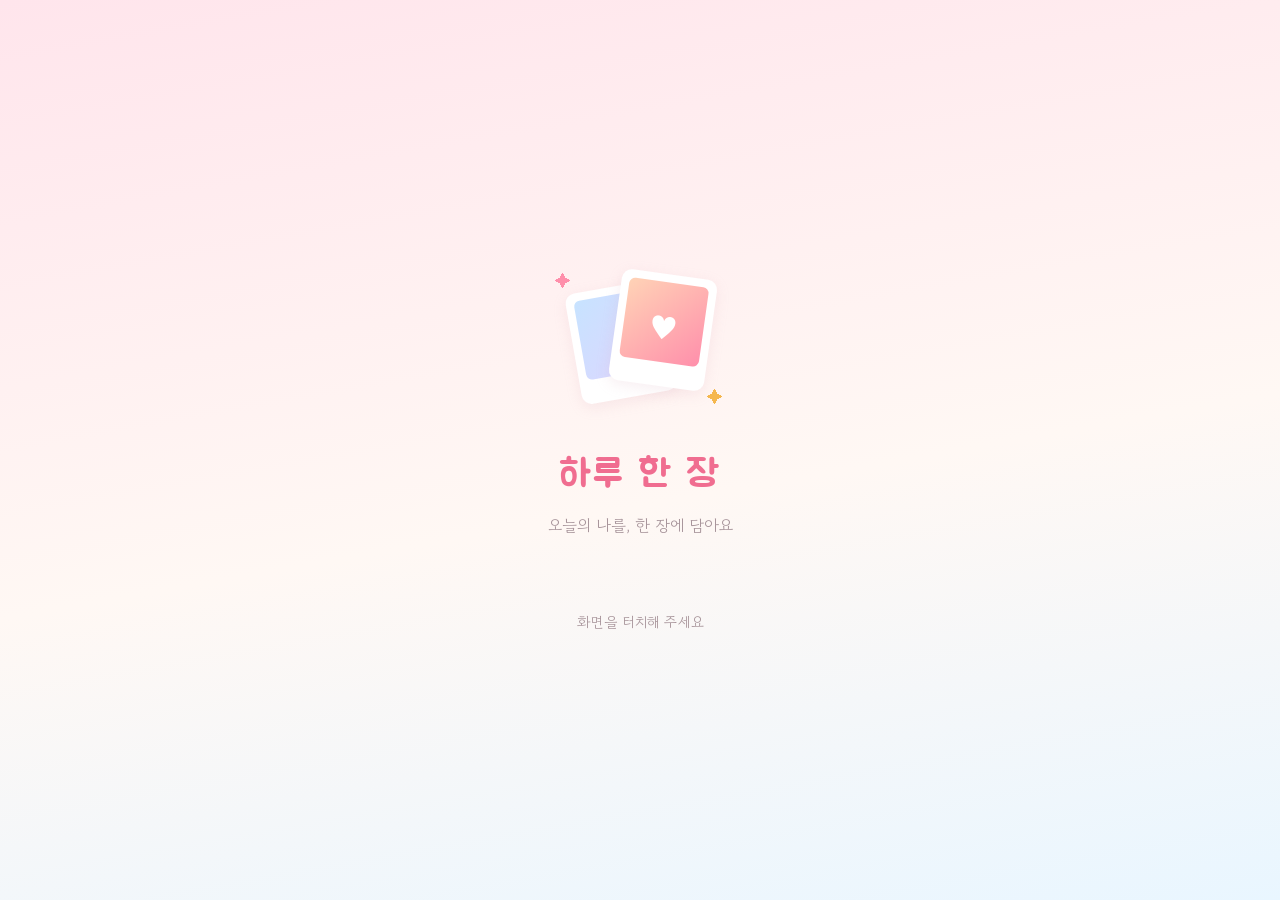
<file: index.html>
<!doctype html>
<html lang="ko">
<head>
<meta charset="utf-8">
<meta name="viewport" content="width=device-width, initial-scale=1, viewport-fit=cover">
<meta name="mobile-web-app-capable" content="yes">
<meta name="apple-mobile-web-app-capable" content="yes">
<meta name="apple-mobile-web-app-title" content="하루 한 장">
<meta name="theme-color" content="#fff8f4">
<link rel="manifest" href="manifest.json">
<link rel="apple-touch-icon" href="icon-180.png">
<link rel="preconnect" href="https://fonts.googleapis.com">
<link rel="preconnect" href="https://fonts.gstatic.com" crossorigin>
<link rel="stylesheet" href="https://fonts.googleapis.com/css2?family=Fredoka:wght@500;600;700&family=Gowun+Dodum&family=Jua&display=swap">
<link rel="stylesheet" href="style.css">
<script>
  // 저장해 둔 색 테마·다크모드를 화면이 그려지기 전에 적용 (깜빡임 방지)
  try { document.documentElement.dataset.theme = localStorage.theme || 'pink'; document.documentElement.dataset.mode = localStorage.mode || 'light'; } catch {}
</script>
<title>하루 한 장</title>
</head>
<body>

<!-- 시작 화면 -->
<section id="splash" class="screen active">
  <button id="splash-go" class="splash-btn" aria-label="시작하기">
    <span class="logo" aria-hidden="true">
      <span class="polaroid p1"></span>
      <span class="polaroid p2"><span class="heart">♥</span></span>
      <span class="spark s1">✦</span><span class="spark s2">✦</span>
    </span>
    <span class="brand">하루 한 장</span>
    <span class="tagline">오늘의 나를, 한 장에 담아요</span>
    <span class="tap-hint">화면을 터치해 주세요</span>
  </button>
</section>

<!-- 달력 -->
<section id="cal" class="screen">
  <header class="cal-head">
    <button id="ym" class="ym" aria-label="연도와 달 바꾸기">
      <span id="mon" class="mon">Nov</span><span id="yr" class="yr">2026</span><span class="caret" aria-hidden="true">▾</span>
    </button>
    <div class="head-actions">
      <button id="open-report" class="icon-btn" aria-label="월간 리포트">
        <svg viewBox="0 0 24 24" aria-hidden="true"><path d="M5 20V11M12 20V5M19 20v-6" /></svg>
      </button>
      <button id="open-menu" class="icon-btn" aria-label="메뉴">
        <svg viewBox="0 0 24 24" aria-hidden="true"><circle cx="5" cy="12" r="1.3"/><circle cx="12" cy="12" r="1.3"/><circle cx="19" cy="12" r="1.3"/></svg>
      </button>
    </div>
  </header>
  <div class="gauge-wrap">
    <div id="gauge" class="gauge" role="progressbar" aria-valuemin="0" aria-valuemax="100" aria-label="이번 달 채운 정도"><div id="gauge-fill" class="gauge-fill"></div></div>
    <div class="gauge-text"><span id="gauge-count">0 / 30</span><span id="gauge-msg" class="gauge-msg"></span><span id="gauge-pct" class="gauge-pct">0%</span></div>
  </div>
  <button id="report-banner" class="report-banner" hidden></button>
  <div class="week" aria-hidden="true"><span class="sun">Sun</span><span>Mon</span><span>Tue</span><span>Wed</span><span>Thu</span><span>Fri</span><span class="sat">Sat</span></div>
  <main id="grid" class="grid"></main>
  <section id="memory" class="memory" aria-label="기억 한 장"></section>
</section>

<!-- 하루 쓰기 -->
<section id="day" class="screen">
  <header class="topbar">
    <button id="day-back" class="icon-btn" aria-label="뒤로">
      <svg viewBox="0 0 24 24" aria-hidden="true"><path d="M15 5l-7 7 7 7"/></svg>
    </button>
    <h2 id="day-title" class="title"></h2>
    <button id="day-save" class="icon-btn check" aria-label="저장">
      <svg viewBox="0 0 24 24" aria-hidden="true"><path d="M4.5 12.5l5 5L19.5 7"/></svg>
    </button>
  </header>
  <div class="scroll">
    <section class="card media-card">
      <div class="media-wrap">
        <div id="media-track" class="media-track"></div>
        <button id="media-prev" class="media-arrow prev" aria-label="이전 사진" hidden><svg viewBox="0 0 24 24" aria-hidden="true"><path d="M15 4l-8 8 8 8"/></svg></button>
        <button id="media-next" class="media-arrow next" aria-label="다음 사진" hidden><svg viewBox="0 0 24 24" aria-hidden="true"><path d="M9 4l8 8-8 8"/></svg></button>
      </div>
      <div id="media-dots" class="dots" aria-hidden="true"></div>
      <div class="media-actions">
        <label class="pill acc">＋ 사진 · 영상<input id="media-input" type="file" accept="image/*,video/*" multiple hidden></label>
        <span id="media-count" class="muted small"></span>
      </div>
    </section>

    <section class="card">
      <h3 class="card-title">♪ 오늘의 노래</h3>
      <div id="song-view"></div>
    </section>

    <section class="card letter">
      <div class="letter-head">
        <h3 class="card-title en">Dear me,</h3>
        <button id="open-rec" class="icon-btn mic" aria-label="음성으로 남기기">
          <svg viewBox="0 0 24 24" aria-hidden="true"><rect x="9" y="3" width="6" height="11" rx="3"/><path d="M5.5 11a6.5 6.5 0 0 0 13 0M12 17.5V21"/></svg>
        </button>
      </div>
      <textarea id="diary" maxlength="5000" aria-label="일기" placeholder="오늘 하루는 어땠나요?&#10;하고 싶었던 말, 하지 못했던 말도 여기에 적어 봐요."></textarea>
      <ul id="voice-list" class="voice-list"></ul>
    </section>

    <section class="card">
      <h3 class="card-title">✓ 오늘의 일정</h3>
      <ul id="plan-list" class="plan-list"></ul>
      <form id="plan-form" class="plan-form">
        <input id="plan-time" type="time" aria-label="시간">
        <input id="plan-text" maxlength="60" placeholder="일정 적기" aria-label="일정 내용" required>
        <button class="pill acc" aria-label="일정 추가">＋</button>
      </form>
    </section>

    <section class="card quote-card">
      <h3 class="card-title">❀ 오늘 나에게 주는 한 마디</h3>
      <div id="quote-view"></div>
      <div class="row">
        <button id="quote-random" class="pill">🎲 랜덤으로</button>
        <button id="quote-pick" class="pill">💌 골라서</button>
      </div>
    </section>

    <button id="day-delete" class="danger-link">이 날의 기록 지우기</button>
  </div>
</section>

<!-- 사진 편집 -->
<section id="imgedit" class="screen dark">
  <header class="topbar">
    <button id="ie-cancel" class="icon-btn" aria-label="취소"><svg viewBox="0 0 24 24" aria-hidden="true"><path d="M6 6l12 12M18 6L6 18"/></svg></button>
    <h2 id="ie-title" class="title">사진 편집</h2>
    <button id="ie-done" class="icon-btn check" aria-label="모두 등록"><svg viewBox="0 0 24 24" aria-hidden="true"><path d="M4.5 12.5l5 5L19.5 7"/></svg></button>
  </header>
  <div id="ie-stage" class="ie-stage">
    <canvas id="ie-canvas" aria-label="사진 미리보기. 끌어서 위치, 두 손가락으로 확대, 옆으로 밀어 다음 사진"></canvas>
    <button id="ie-prev" class="media-arrow prev" aria-label="이전 사진" hidden><svg viewBox="0 0 24 24" aria-hidden="true"><path d="M15 4l-8 8 8 8"/></svg></button>
    <button id="ie-next" class="media-arrow next" aria-label="다음 사진" hidden><svg viewBox="0 0 24 24" aria-hidden="true"><path d="M9 4l8 8-8 8"/></svg></button>
  </div>
  <div id="ie-thumbs" class="ie-thumbs scroll-x"></div>
  <div class="tabs" role="tablist">
    <button data-tab="crop" class="on" role="tab">자르기</button>
    <button data-tab="adjust" role="tab">보정</button>
    <button data-tab="filter" role="tab">필터</button>
  </div>
  <div class="ie-panel" data-panel="crop">
    <div class="chips" id="ie-ratios">
      <button data-ratio="orig" class="on">원본</button><button data-ratio="free">자유</button><button data-ratio="1:1">1:1</button><button data-ratio="4:5">4:5</button><button data-ratio="3:4">3:4</button><button data-ratio="16:9">16:9</button>
    </div>
    <label class="slider">확대 <input id="ie-zoom" type="range" min="1" max="5" step="0.01" value="1"></label>
    <div class="chips">
      <button id="ie-rotate">⟲ 회전</button><button id="ie-flip">⇋ 뒤집기</button><button id="ie-reset">처음으로</button>
    </div>
  </div>
  <div class="ie-panel" data-panel="adjust" hidden>
    <label class="slider">밝기 <input data-k="b" type="range" min="-100" max="100" value="0"><output data-o="b">0%</output></label>
    <label class="slider">대비 <input data-k="c" type="range" min="-100" max="100" value="0"><output data-o="c">0%</output></label>
    <label class="slider">채도 <input data-k="s" type="range" min="-100" max="100" value="0"><output data-o="s">0%</output></label>
    <label class="slider">따뜻함 <input data-k="w" type="range" min="-100" max="100" value="0"><output data-o="w">0%</output></label>
    <div class="chips"><button id="ie-adj-reset">↺ 보정 초기화</button></div>
  </div>
  <div class="ie-panel" data-panel="filter" hidden>
    <div class="chips" id="ie-filters"></div>
  </div>
  <div class="ie-vpanel"><button id="ie-vtrim" class="pill">✂ 영상 자르기 · 소리</button><p class="small">아래 줄에서 꾹 눌러 끌면 순서를 바꿀 수 있어요</p></div>
</section>

<!-- 영상 편집 -->
<section id="videdit" class="screen dark">
  <header class="topbar">
    <button id="ve-cancel" class="icon-btn" aria-label="취소"><svg viewBox="0 0 24 24" aria-hidden="true"><path d="M6 6l12 12M18 6L6 18"/></svg></button>
    <h2 class="title">영상 편집</h2>
    <button id="ve-done" class="icon-btn check" aria-label="적용"><svg viewBox="0 0 24 24" aria-hidden="true"><path d="M4.5 12.5l5 5L19.5 7"/></svg></button>
  </header>
  <div class="ve-stage">
    <video id="ve-video" playsinline preload="auto"></video>
    <button id="ve-play" class="play-big" aria-label="미리보기 재생">▶</button>
  </div>
  <div class="ve-tools">
    <div id="ve-strip" class="ve-strip" aria-label="영상 구간. 양쪽 손잡이를 끌어 길이를 정해요">
      <div id="ve-thumbs" class="ve-thumbs"></div>
      <div id="ve-sel" class="ve-sel"><span class="h left"></span><span class="h right"></span></div>
      <div id="ve-head" class="ve-head"></div>
    </div>
    <p id="ve-info" class="ve-info"></p>
    <p class="ve-hint">양쪽 손잡이를 끌어 구간을 정하고, 막대를 꾹 누르면 그 장면을 볼 수 있어요</p>
    <div class="ve-sound">
      <button id="ve-mute" class="pill">🔊 소리 켜짐</button>
      <label class="slider">볼륨 <input id="ve-vol" type="range" min="0" max="200" value="100"></label>
    </div>
    <div id="ve-progress" class="ve-progress" hidden role="status" aria-live="polite">
      <p class="ve-p-title">영상을 저장하는 중이에요</p>
      <p id="ve-pct" class="ve-pct">0%</p>
      <progress max="1" value="0"></progress>
      <p id="ve-left" class="ve-left"></p>
      <p class="ve-left">끝나면 자동으로 다음으로 넘어가요 · 화면을 끄지 말아 주세요</p>
    </div>
  </div>
</section>

<!-- 음성 녹음 -->
<section id="rec" class="screen">
  <header class="topbar">
    <button id="rec-cancel" class="icon-btn" aria-label="취소"><svg viewBox="0 0 24 24" aria-hidden="true"><path d="M6 6l12 12M18 6L6 18"/></svg></button>
    <h2 class="title">음성으로 남기기</h2>
    <button id="rec-done" class="icon-btn check" aria-label="등록" disabled><svg viewBox="0 0 24 24" aria-hidden="true"><path d="M4.5 12.5l5 5L19.5 7"/></svg></button>
  </header>
  <div class="rec-body">
    <p id="rec-time" class="rec-time">00:00</p>
    <canvas id="rec-wave" class="rec-wave" aria-hidden="true"></canvas>
    <p id="rec-status" class="muted">가운데 버튼을 누르면 녹음이 시작돼요</p>
    <div id="rec-peek" class="rec-review" hidden>
      <p class="small muted" style="margin:0;text-align:center">지금까지 녹음한 부분</p>
      <audio id="rec-peek-audio" controls></audio>
    </div>
    <div id="rec-review" class="rec-review" hidden>
      <audio id="rec-audio" controls></audio>
      <div class="row">
        <button id="rec-retake" class="pill">↺ 다시 녹음</button>
        <button id="rec-use" class="pill acc">이걸로 등록</button>
      </div>
    </div>
  </div>
  <div id="rec-controls" class="rec-controls">
    <button id="rec-redo" class="round small" aria-label="처음부터 다시 녹음" disabled>↺</button>
    <button id="rec-main" class="round big" aria-label="녹음 시작"><span class="dot"></span></button>
    <button id="rec-stop" class="round small" aria-label="녹음 끝내기" disabled>■</button>
  </div>
</section>

<!-- 월간 리포트 -->
<section id="report" class="screen">
  <header class="topbar">
    <button id="report-back" class="icon-btn" aria-label="뒤로"><svg viewBox="0 0 24 24" aria-hidden="true"><path d="M15 5l-7 7 7 7"/></svg></button>
    <h2 class="title">월간 리포트</h2>
    <span class="icon-btn" aria-hidden="true"></span>
  </header>
  <div id="report-body" class="scroll"></div>
</section>

<!-- 연·월 고르기 -->
<dialog id="picker" class="sheet">
  <div class="picker-head">
    <button id="pk-year" class="pk-year"></button>
    <button id="pk-today" class="pill">Today</button>
  </div>
  <div id="pk-grid" class="pk-grid"></div>
</dialog>

<!-- 노래 고르기 -->
<dialog id="songs" class="sheet tall">
  <div class="sheet-head"><h3>노래 고르기</h3><button class="icon-btn" data-close aria-label="닫기">×</button></div>
  <label class="slider">🔈 미리듣기 소리 <input id="song-vol" type="range" min="0" max="100" aria-label="미리듣기 소리 크기"></label>
  <form id="song-form" class="search">
    <input id="song-q" type="search" placeholder="노래 제목이나 가수 이름" enterkeyhint="search" aria-label="노래 검색">
    <button class="pill acc">검색</button>
  </form>
  <ul id="song-results" class="song-results"></ul>
  <div class="yt-quick">
    <a id="yt-search" class="pill" href="https://www.youtube.com/" target="_blank" rel="noopener">▶ 유튜브에서 찾기</a>
    <button id="yt-paste" type="button" class="pill">📋 복사한 링크 넣기</button>
  </div>
  <p class="muted small" style="margin:0">유튜브에서 노래를 찾고 <b>공유 → 링크 복사</b>를 한 뒤, 돌아와서 <b>복사한 링크 넣기</b>를 눌러요.</p>
  <details class="yt">
    <summary>링크 직접 붙여넣기</summary>
    <form id="yt-form" class="yt-form">
      <input id="yt-url" inputmode="url" placeholder="https://youtu.be/..." aria-label="유튜브 링크" required>
      <button class="pill acc">넣기</button>
    </form>
  </details>
  <p class="muted small">검색은 Apple Music 정보로 하고, 30초 미리듣기를 들을 수 있어요.</p>
</dialog>

<!-- 한 마디 고르기 -->
<dialog id="quotes" class="sheet tall">
  <div class="sheet-head"><h3>오늘의 한 마디</h3><button class="icon-btn" data-close aria-label="닫기">×</button></div>
  <div id="mood-chips" class="chips scroll-x"></div>
  <form id="myquote-form" class="search" hidden>
    <input id="myquote" maxlength="120" placeholder="나에게 해 주고 싶은 말 추가" aria-label="내 문구">
    <button class="pill acc">추가</button>
  </form>
  <ul id="quote-list" class="quote-list"></ul>
</dialog>

<!-- 메뉴 -->
<dialog id="menu" class="sheet">
  <div class="sheet-head"><h3>설정</h3><button class="icon-btn" data-close aria-label="닫기">×</button></div>
  <h4 class="set-title">색 테마</h4>
  <div id="themes" class="swatches">
    <button data-theme-pick="pink" aria-label="핑크"></button><button data-theme-pick="sky" aria-label="스카이"></button>
    <button data-theme-pick="mint" aria-label="민트"></button><button data-theme-pick="lav" aria-label="라벤더"></button>
    <button data-theme-pick="peach" aria-label="피치"></button><button data-theme-pick="lemon" aria-label="레몬"></button>
  </div>
  <h4 class="set-title">화면 모드</h4>
  <div id="modes" class="seg">
    <button data-mode-pick="light">☀️ 라이트</button><button data-mode-pick="dark">🌙 다크</button><button data-mode-pick="system">📱 기기 설정</button>
  </div>
  <label class="switch-row">일기를 열면 노래 자동 재생 <input id="autoplay" type="checkbox"></label>
  <h4 class="set-title">백업</h4>
  <p class="muted small">기록은 이 기기 안에만 저장돼요. 가끔 백업 파일을 만들어 두세요.</p>
  <div class="menu-list">
    <button id="export" class="pill">📦 백업 파일 만들기</button>
    <label class="pill">📂 백업 불러오기<input id="import" type="file" accept="application/json,.json" hidden></label>
  </div>
</dialog>

<!-- 앱 자체 확인창 (아이폰 기본 확인창은 노래를 끊고 소리 설정을 바꿔서 쓰지 않음) -->
<dialog id="ask" class="ask" aria-labelledby="ask-msg">
  <p id="ask-msg"></p>
  <div class="row"><button id="ask-no" class="pill">취소</button><button id="ask-yes" class="pill acc">확인</button></div>
</dialog>

<div id="toast" class="toast" role="status" aria-live="polite"></div>
<script>
  // 아이폰에서 화면이 비거나 멈출 때 원인을 보이게 (캡처해서 알려 주세요)
  addEventListener('error', e => { if (!(e instanceof ErrorEvent) && e.target?.tagName !== 'SCRIPT') return; if (e.message === 'Script error.') return; /* 내용 없는 바깥(유튜브 등) 오류는 무시 */ const t = document.getElementById('toast'); t.textContent = '오류: ' + (e.message || e.target?.src || '알 수 없음'); t.classList.add('show'); }, true);
  addEventListener('unhandledrejection', e => { if (['AbortError', 'NotAllowedError'].includes(e.reason?.name)) return; const t = document.getElementById('toast'); t.textContent = '오류: ' + (e.reason?.message || e.reason); t.classList.add('show'); });
</script>
<script type="module" src="js/main.js"></script>
</body>
</html>
</file>
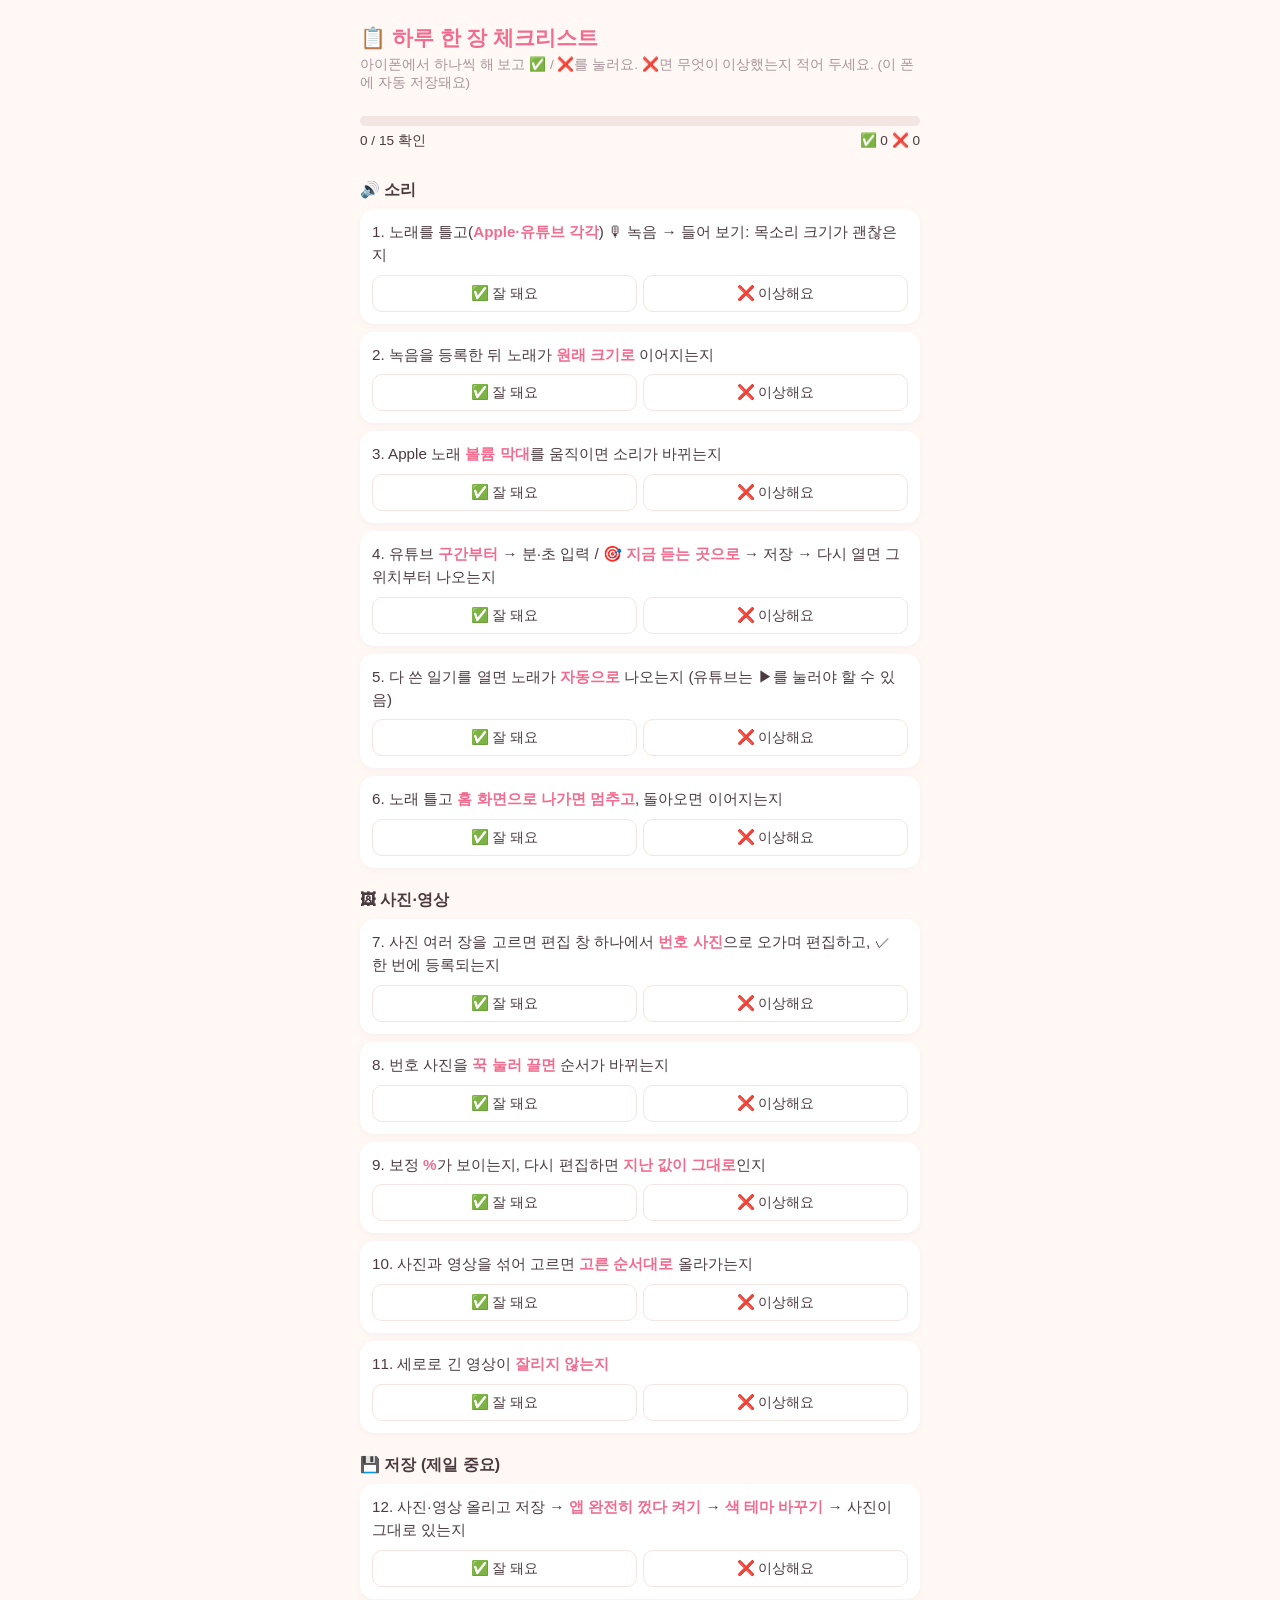
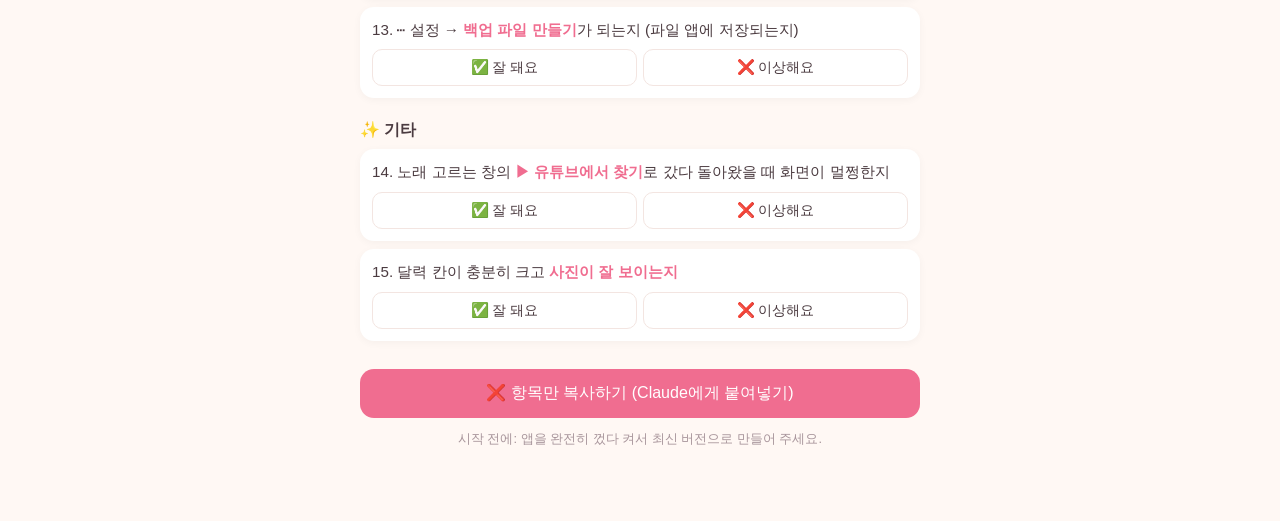
<file: checklist.html>
<!doctype html>
<html lang="ko">
<head>
<meta charset="utf-8">
<meta name="viewport" content="width=device-width, initial-scale=1">
<title>하루 한 장 체크리스트</title>
<style>
  :root { --bg: #fff8f4; --card: #fff; --ink: #4b3b40; --soft: #a8959b; --line: #f3e5e1; --acc: #f06d90; --ok: #3fae8a; --ng: #e05a6f; }
  @media (prefers-color-scheme: dark) { :root { --bg: #1d1b20; --card: #2a2730; --ink: #ece6ea; --soft: #9b929a; --line: #3b3640; } }
  * { box-sizing: border-box; }
  body { margin: 0; background: var(--bg); color: var(--ink); font-family: -apple-system, "Apple SD Gothic Neo", "Malgun Gothic", sans-serif; padding: 16px 16px 60px; }
  main { max-width: 560px; margin: 0 auto; }
  h1 { font-size: 1.3rem; color: var(--acc); margin: 8px 0 4px; }
  .sub { color: var(--soft); font-size: .85rem; margin: 0 0 16px; }
  .bar { position: sticky; top: 0; background: var(--bg); padding: 8px 0; z-index: 1; }
  .gauge { height: 10px; border-radius: 99px; background: var(--line); overflow: hidden; }
  .gauge i { display: block; height: 100%; width: 0; background: var(--acc); transition: width .3s; }
  .count { font-size: .85rem; margin-top: 6px; display: flex; justify-content: space-between; }
  h2 { font-size: 1rem; margin: 22px 0 8px; }
  .item { background: var(--card); border-radius: 14px; padding: 12px; margin-bottom: 8px; box-shadow: 0 2px 8px #0000000a; }
  .item p { margin: 0 0 8px; line-height: 1.5; font-size: .95rem; }
  .item b { color: var(--acc); }
  .btns { display: flex; gap: 6px; }
  .btns button { flex: 1; padding: 8px 0; border-radius: 10px; border: 1.5px solid var(--line); background: var(--card); color: var(--ink); font-size: .9rem; }
  .item[data-v="ok"] .ok { background: var(--ok); border-color: var(--ok); color: #fff; }
  .item[data-v="ng"] .ng { background: var(--ng); border-color: var(--ng); color: #fff; }
  .item[data-v="ok"] p { color: var(--soft); }
  textarea { display: none; width: 100%; margin-top: 8px; border: 1.5px solid var(--line); border-radius: 10px; padding: 8px; font: inherit; font-size: 16px; background: var(--card); color: var(--ink); }
  .item[data-v="ng"] textarea { display: block; }
  .copy { width: 100%; margin-top: 20px; padding: 14px; border-radius: 14px; border: 0; background: var(--acc); color: #fff; font-size: 1rem; }
  .hint { color: var(--soft); font-size: .8rem; text-align: center; }
</style>
</head>
<body>
<main>
  <h1>📋 하루 한 장 체크리스트</h1>
  <p class="sub">아이폰에서 하나씩 해 보고 ✅ / ❌를 눌러요. ❌면 무엇이 이상했는지 적어 두세요. (이 폰에 자동 저장돼요)</p>
  <div class="bar"><div class="gauge"><i id="g"></i></div><div class="count"><span id="c"></span><span id="n"></span></div></div>
  <div id="list"></div>
  <button class="copy" id="copy">❌ 항목만 복사하기 (Claude에게 붙여넣기)</button>
  <p class="hint">시작 전에: 앱을 완전히 껐다 켜서 최신 버전으로 만들어 주세요.</p>
</main>
<script>
const GROUPS = [
  ['🔊 소리', [
    '노래를 틀고(<b>Apple·유튜브 각각</b>) 🎙 녹음 → 들어 보기: 목소리 크기가 괜찮은지',
    '녹음을 등록한 뒤 노래가 <b>원래 크기로</b> 이어지는지',
    'Apple 노래 <b>볼륨 막대</b>를 움직이면 소리가 바뀌는지',
    '유튜브 <b>구간부터</b> → 분·초 입력 / <b>🎯 지금 듣는 곳으로</b> → 저장 → 다시 열면 그 위치부터 나오는지',
    '다 쓴 일기를 열면 노래가 <b>자동으로</b> 나오는지 (유튜브는 ▶를 눌러야 할 수 있음)',
    '노래 틀고 <b>홈 화면으로 나가면 멈추고</b>, 돌아오면 이어지는지',
  ]],
  ['🖼 사진·영상', [
    '사진 여러 장을 고르면 편집 창 하나에서 <b>번호 사진</b>으로 오가며 편집하고, ✓ 한 번에 등록되는지',
    '번호 사진을 <b>꾹 눌러 끌면</b> 순서가 바뀌는지',
    '보정 <b>%</b>가 보이는지, 다시 편집하면 <b>지난 값이 그대로</b>인지',
    '사진과 영상을 섞어 고르면 <b>고른 순서대로</b> 올라가는지',
    '세로로 긴 영상이 <b>잘리지 않는지</b>',
  ]],
  ['💾 저장 (제일 중요)', [
    '사진·영상 올리고 저장 → <b>앱 완전히 껐다 켜기</b> → <b>색 테마 바꾸기</b> → 사진이 그대로 있는지',
    '⋯ 설정 → <b>백업 파일 만들기</b>가 되는지 (파일 앱에 저장되는지)',
  ]],
  ['✨ 기타', [
    '노래 고르는 창의 <b>▶ 유튜브에서 찾기</b>로 갔다 돌아왔을 때 화면이 멀쩡한지',
    '달력 칸이 충분히 크고 <b>사진이 잘 보이는지</b>',
  ]],
];
const KEY = 'pd-checklist-v1';
let state = {};
try { state = JSON.parse(localStorage.getItem(KEY)) || {}; } catch {}
const save = () => { try { localStorage.setItem(KEY, JSON.stringify(state)); } catch {} draw(); };
const plain = h => h.replace(/<[^>]+>/g, '');
let n = 0;
const list = document.getElementById('list');
for (const [title, items] of GROUPS) {
  const h = document.createElement('h2'); h.textContent = title; list.append(h);
  for (const text of items) {
    const id = ++n, s = state[id] || {};
    const box = document.createElement('div');
    box.className = 'item'; box.dataset.v = s.v || '';
    box.innerHTML = `<p>${id}. ${text}</p><div class="btns"><button class="ok">✅ 잘 돼요</button><button class="ng">❌ 이상해요</button></div><textarea rows="2" placeholder="어떻게 이상했는지 적어 주세요"></textarea>`;
    const ta = box.querySelector('textarea'); ta.value = s.note || '';
    const set = v => { state[id] = { ...state[id], v: state[id]?.v === v ? '' : v }; box.dataset.v = state[id].v; save(); };
    box.querySelector('.ok').onclick = () => set('ok');
    box.querySelector('.ng').onclick = () => set('ng');
    ta.oninput = () => { state[id] = { ...state[id], note: ta.value }; save(); };
    box.dataset.text = plain(text);
    list.append(box);
  }
}
function draw() {
  const vals = Object.values(state).map(s => s.v).filter(Boolean);
  const okN = vals.filter(v => v === 'ok').length, ngN = vals.filter(v => v === 'ng').length;
  document.getElementById('g').style.width = (vals.length / n * 100) + '%';
  document.getElementById('c').textContent = `${vals.length} / ${n} 확인`;
  document.getElementById('n').textContent = `✅ ${okN}  ❌ ${ngN}`;
}
document.getElementById('copy').onclick = async () => {
  const bad = [...document.querySelectorAll('.item[data-v="ng"]')].map(b => `- ${b.querySelector('p').textContent}${b.querySelector('textarea').value ? `\n  → ${b.querySelector('textarea').value}` : ''}`);
  const text = bad.length ? '체크리스트에서 안 된 것:\n' + bad.join('\n') : '체크리스트 전부 잘 돼요!';
  try { await navigator.clipboard.writeText(text); alert('복사했어요. Claude에게 붙여넣어 주세요.'); } catch { prompt('아래 내용을 복사해 주세요', text); }
};
draw();
</script>
</body>
</html>
</file>
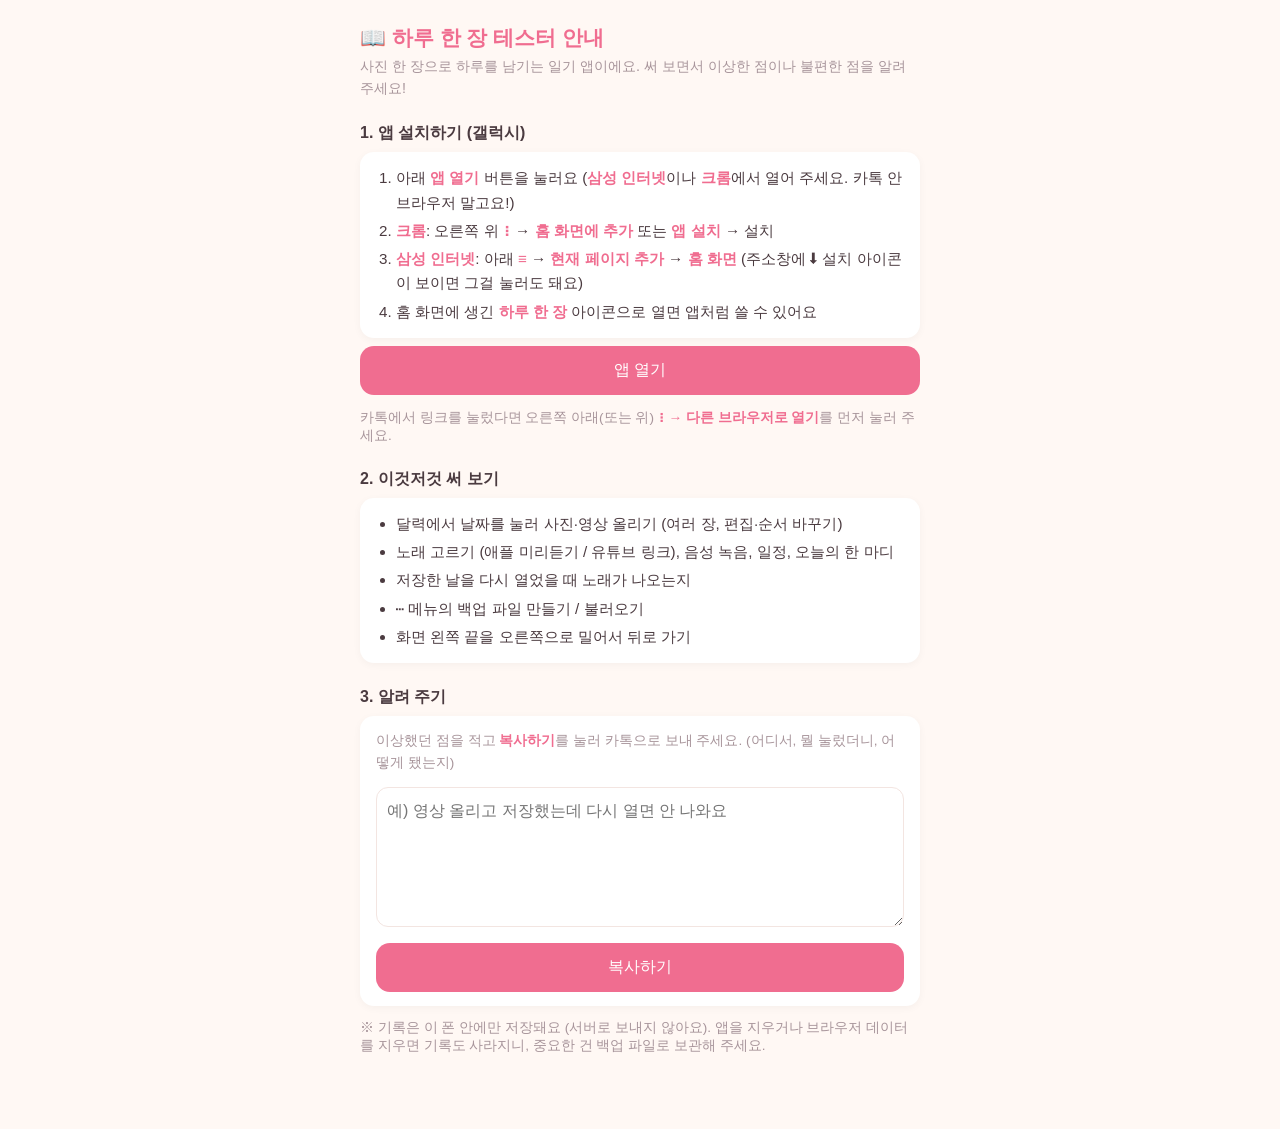
<file: tester.html>
<!doctype html>
<html lang="ko">
<head>
<meta charset="utf-8">
<meta name="viewport" content="width=device-width, initial-scale=1">
<title>하루 한 장 테스터 안내</title>
<style>
  :root { --bg: #fff8f4; --card: #fff; --ink: #4b3b40; --soft: #a8959b; --line: #f3e5e1; --acc: #f06d90; }
  @media (prefers-color-scheme: dark) { :root { --bg: #1d1b20; --card: #2a2730; --ink: #ece6ea; --soft: #9b929a; --line: #3b3640; } }
  * { box-sizing: border-box; }
  body { margin: 0; background: var(--bg); color: var(--ink); font-family: -apple-system, "Apple SD Gothic Neo", "Malgun Gothic", sans-serif; padding: 16px 16px 60px; }
  main { max-width: 560px; margin: 0 auto; }
  h1 { font-size: 1.3rem; color: var(--acc); margin: 8px 0 4px; }
  .sub { color: var(--soft); font-size: .9rem; margin: 0 0 16px; line-height: 1.5; }
  h2 { font-size: 1rem; margin: 24px 0 8px; }
  .card { background: var(--card); border-radius: 14px; padding: 14px 16px; margin-bottom: 8px; box-shadow: 0 2px 8px #0000000a; line-height: 1.6; font-size: .95rem; }
  .card ol, .card ul { margin: 0; padding-left: 20px; }
  .card li + li { margin-top: 4px; }
  b { color: var(--acc); }
  .go { display: block; text-align: center; padding: 14px; border-radius: 14px; background: var(--acc); color: #fff; text-decoration: none; font-size: 1rem; }
  textarea { width: 100%; min-height: 140px; border: 1.5px solid var(--line); border-radius: 12px; padding: 10px; font: inherit; font-size: 16px; background: var(--card); color: var(--ink); }
  button { width: 100%; margin-top: 8px; padding: 14px; border-radius: 14px; border: 0; background: var(--acc); color: #fff; font-size: 1rem; }
  .note { color: var(--soft); font-size: .85rem; }
</style>
</head>
<body>
<main>
  <h1>📖 하루 한 장 테스터 안내</h1>
  <p class="sub">사진 한 장으로 하루를 남기는 일기 앱이에요. 써 보면서 이상한 점이나 불편한 점을 알려 주세요!</p>

  <h2>1. 앱 설치하기 (갤럭시)</h2>
  <div class="card">
    <ol>
      <li>아래 <b>앱 열기</b> 버튼을 눌러요 (<b>삼성 인터넷</b>이나 <b>크롬</b>에서 열어 주세요. 카톡 안 브라우저 말고요!)</li>
      <li><b>크롬</b>: 오른쪽 위 <b>⋮</b> → <b>홈 화면에 추가</b> 또는 <b>앱 설치</b> → 설치</li>
      <li><b>삼성 인터넷</b>: 아래 <b>≡</b> → <b>현재 페이지 추가</b> → <b>홈 화면</b> (주소창에 ⬇ 설치 아이콘이 보이면 그걸 눌러도 돼요)</li>
      <li>홈 화면에 생긴 <b>하루 한 장</b> 아이콘으로 열면 앱처럼 쓸 수 있어요</li>
    </ol>
  </div>
  <a class="go" href="./">앱 열기</a>
  <p class="note">카톡에서 링크를 눌렀다면 오른쪽 아래(또는 위) <b>⋮ → 다른 브라우저로 열기</b>를 먼저 눌러 주세요.</p>

  <h2>2. 이것저것 써 보기</h2>
  <div class="card">
    <ul>
      <li>달력에서 날짜를 눌러 사진·영상 올리기 (여러 장, 편집·순서 바꾸기)</li>
      <li>노래 고르기 (애플 미리듣기 / 유튜브 링크), 음성 녹음, 일정, 오늘의 한 마디</li>
      <li>저장한 날을 다시 열었을 때 노래가 나오는지</li>
      <li>⋯ 메뉴의 백업 파일 만들기 / 불러오기</li>
      <li>화면 왼쪽 끝을 오른쪽으로 밀어서 뒤로 가기</li>
    </ul>
  </div>

  <h2>3. 알려 주기</h2>
  <div class="card">
    <p class="note" style="margin-top:0">이상했던 점을 적고 <b>복사하기</b>를 눌러 카톡으로 보내 주세요. (어디서, 뭘 눌렀더니, 어떻게 됐는지)</p>
    <textarea id="memo" placeholder="예) 영상 올리고 저장했는데 다시 열면 안 나와요"></textarea>
    <button id="copy">복사하기</button>
  </div>
  <p class="note">※ 기록은 이 폰 안에만 저장돼요 (서버로 보내지 않아요). 앱을 지우거나 브라우저 데이터를 지우면 기록도 사라지니, 중요한 건 백업 파일로 보관해 주세요.</p>
</main>
<script>
  const memo = document.getElementById('memo'), btn = document.getElementById('copy');
  try { memo.value = localStorage.getItem('pd-tester-memo') || ''; } catch {}
  memo.oninput = () => { try { localStorage.setItem('pd-tester-memo', memo.value); } catch {} };
  btn.onclick = async () => {
    const text = `[하루 한 장 테스트 - 갤럭시 ${navigator.userAgent.match(/Android [\d.]+/)?.[0] || ''}]\n${memo.value.trim()}`;
    try { await navigator.clipboard.writeText(text); } catch { memo.select(); document.execCommand('copy'); }
    btn.textContent = '복사했어요! 카톡에 붙여 넣어 주세요';
    setTimeout(() => { btn.textContent = '복사하기'; }, 2500);
  };
</script>
</body>
</html>
</file>
<file: style.css>
:root {
  --bg: #fff8f4; --bg2: #e9f6ff; --card: #fff; --paper: #fffdf8; --tint: #fff6f8;
  --ink: #4b3b40; --soft: #a8959b; --line: #f3e5e1;
  --acc: #ff8fab; --acc-d: #f06d90; --acc-l: #ffe5ec;
  --peach: #ffd3b6; --sky: #c7e3ff; --lav: #e0d4ff; --sun: #f0738c; --sat: #6f9fe0;
  --en: "Fredoka", "Jua", sans-serif; --ko: "Jua", sans-serif;
  --body: "Gowun Dodum", -apple-system, "Apple SD Gothic Neo", "Malgun Gothic", sans-serif;
  --shadow: 0 4px 14px #d9a9b52e;
  color-scheme: light;
}
/* 파스텔 색 테마 */
[data-theme="sky"]  { --bg: #f5faff; --bg2: #fff1f5; --tint: #f0f7ff; --acc: #7cc0f2; --acc-d: #3f97d6; --acc-l: #dff0ff; --line: #e1ebf3; --shadow: 0 4px 14px #9cc3e02e; }
[data-theme="mint"] { --bg: #f4fbf8; --bg2: #fffbe6; --tint: #eefaf5; --acc: #6fcfae; --acc-d: #2fa57f; --acc-l: #d9f4ea; --line: #dfeee8; --shadow: 0 4px 14px #8fcfb52e; }
[data-theme="lav"]  { --bg: #faf8ff; --bg2: #ffeef4; --tint: #f5f1ff; --acc: #b49cf0; --acc-d: #8a6bdc; --acc-l: #ece5ff; --line: #e9e3f5; --shadow: 0 4px 14px #b3a2e02e; }
[data-theme="peach"]{ --bg: #fffaf5; --bg2: #fff4dc; --tint: #fff4ec; --acc: #ffab7a; --acc-d: #ea8048; --acc-l: #ffe8da; --line: #f5e6da; --shadow: 0 4px 14px #f0b48e2e; }
[data-theme="lemon"]{ --bg: #fffdf2; --bg2: #eef8ff; --tint: #fffbe8; --acc: #f0c443; --acc-d: #c99a10; --acc-l: #fbf1c8; --line: #f1ead2; --shadow: 0 4px 14px #e3c66a2e; }
/* 다크모드 (색 테마와 상관없이 같은 색) */
html[data-mode="dark"] {
  --bg: #1d1b20; --bg2: #23202a; --card: #2a2730; --paper: #27242c; --tint: #312d36;
  --ink: #ece6ea; --soft: #9b929a; --line: #3b3640;
  --acc: #e59ab2; --acc-d: #f0b3c6; --acc-l: #3b2f38; --shadow: 0 4px 14px #0004; color-scheme: dark;
}
@media (prefers-color-scheme: dark) {
  html[data-mode="system"] {
    --bg: #1d1b20; --bg2: #23202a; --card: #2a2730; --paper: #27242c; --tint: #312d36;
    --ink: #ece6ea; --soft: #9b929a; --line: #3b3640;
    --acc: #e59ab2; --acc-d: #f0b3c6; --acc-l: #3b2f38; --shadow: 0 4px 14px #0004; color-scheme: dark;
  }
}
* { box-sizing: border-box; -webkit-tap-highlight-color: transparent; }
html, body { height: 100%; }
body { margin: 0; background: var(--bg); color: var(--ink); font-family: var(--body); overscroll-behavior: none; }
button, input, textarea, select { font: inherit; color: inherit; }
button { background: none; border: 0; cursor: pointer; padding: 0; }
button:disabled { opacity: .35; cursor: default; }
[hidden] { display: none !important; }
:focus-visible { outline: 2px solid var(--acc-d); outline-offset: 2px; }
.muted { color: var(--soft); }
.small { font-size: .8rem; }
.row { display: flex; gap: 8px; }

/* 화면 전환 */
.screen {
  position: fixed; inset: 0; display: none; flex-direction: column; background: var(--bg);
  padding: env(safe-area-inset-top) 0 env(safe-area-inset-bottom);
}
.screen.active { display: flex; animation: fade .25s ease; }
.screen.dark { background: #1f1a1c; color: #fff; }
@keyframes fade { from { opacity: 0; transform: translateY(8px); } }
.scroll { flex: 1; overflow-y: auto; padding: 4px 16px 40px; -webkit-overflow-scrolling: touch; }
.scroll > * { max-width: 560px; margin-inline: auto; }

/* 공통 */
.icon-btn { width: 44px; height: 44px; display: grid; place-items: center; border-radius: 50%; font-size: 1.5rem; }
.icon-btn svg { width: 24px; height: 24px; fill: none; stroke: currentColor; stroke-width: 2; stroke-linecap: round; stroke-linejoin: round; }
.icon-btn circle { fill: currentColor; stroke: none; }
.icon-btn.check { color: var(--acc-d); }
.icon-btn.check svg { width: 28px; height: 28px; stroke-width: 2.8; }
.pill {
  display: inline-flex; align-items: center; justify-content: center; gap: 4px; padding: 9px 16px;
  border-radius: 999px; background: var(--card); border: 1.5px solid var(--line); font-size: .88rem; cursor: pointer;
}
.pill.acc { background: var(--acc); border-color: var(--acc); color: #fff; }
.chips { display: flex; gap: 8px; flex-wrap: wrap; }
.chips button { padding: 7px 14px; border-radius: 999px; background: #ffffff14; border: 1.5px solid #ffffff33; font-size: .85rem; }
.chips button.on { background: var(--acc); border-color: var(--acc); color: #fff; }
.scroll-x { flex-wrap: nowrap; overflow-x: auto; padding-bottom: 4px; }
.scroll-x button { flex: none; }
.topbar { display: grid; grid-template-columns: 44px 1fr 44px; align-items: center; padding: 6px 8px; }
.topbar .title { margin: 0; text-align: center; font: 1.05rem var(--ko); }
.slider { display: flex; align-items: center; gap: 12px; font-size: .85rem; white-space: nowrap; }
.slider input { flex: 1; accent-color: var(--acc); }
.toast {
  position: fixed; left: 50%; bottom: calc(30px + env(safe-area-inset-bottom)); transform: translate(-50%, 20px);
  background: #4b3b40ee; color: #fff; padding: 10px 18px; border-radius: 999px; font-size: .9rem;
  opacity: 0; pointer-events: none; transition: .25s; z-index: 99; max-width: 90vw; text-align: center;
}
.toast.show { opacity: 1; transform: translate(-50%, 0); }

/* 시작 화면 */
#splash { background: linear-gradient(170deg, var(--acc-l) 0%, var(--bg) 55%, var(--bg2) 100%); }
.splash-btn { flex: 1; display: flex; flex-direction: column; align-items: center; justify-content: center; gap: 14px; width: 100%; }
.logo { position: relative; width: 150px; height: 150px; margin-bottom: 18px; }
.polaroid { position: absolute; width: 96px; height: 112px; background: var(--card); border-radius: 10px; box-shadow: var(--shadow); padding: 8px 8px 24px; }
.polaroid::before { content: ""; display: block; height: 100%; border-radius: 6px; }
.p1 { left: 8px; top: 18px; transform: rotate(-10deg); }
.p1::before { background: linear-gradient(135deg, var(--sky), var(--lav)); }
.p2 { right: 4px; top: 6px; transform: rotate(8deg); }
.p2::before { background: linear-gradient(135deg, var(--peach), var(--acc)); }
.heart { position: absolute; left: 0; right: 0; top: 30px; text-align: center; color: #fff; font-size: 2rem; }
.spark { position: absolute; color: var(--acc); animation: twinkle 1.6s infinite; }
.s1 { left: -10px; top: 0; } .s2 { right: -8px; bottom: 10px; color: #f5b74e; animation-delay: .8s; }
@keyframes twinkle { 50% { opacity: .2; transform: scale(.7); } }
.brand { font: 2.4rem var(--ko); color: var(--acc-d); letter-spacing: 2px; }
.tagline { color: var(--soft); }
.tap-hint { margin-top: 60px; font-size: .9rem; color: var(--soft); animation: blink 1.6s infinite; }
@keyframes blink { 50% { opacity: .3; } }

/* 달력 */
#cal { overflow-y: auto; }
#cal > * { width: 100%; max-width: 640px; margin-inline: auto; padding-inline: 6px; }
.cal-head { display: flex; align-items: center; justify-content: space-between; padding-top: 10px; }
.ym { display: flex; align-items: baseline; gap: 8px; padding: 4px; }
.mon { font: 600 2.8rem/1 var(--en); color: var(--acc-d); }
.yr { font: 500 1.2rem var(--en); color: var(--soft); }
.caret { color: var(--soft); font-size: .8rem; }
.head-actions { display: flex; }
.gauge-wrap { margin-top: 10px; }
.gauge { height: 14px; border-radius: 999px; background: var(--card); box-shadow: inset 0 0 0 1.5px var(--line); overflow: hidden; }
.gauge-fill {
  height: 100%; width: 0; border-radius: 999px; transition: width .6s cubic-bezier(.3,1.4,.5,1);
  background: linear-gradient(90deg, var(--peach), var(--acc)); min-width: 0;
}
.gauge-text { display: flex; justify-content: space-between; align-items: center; margin-top: 6px; font: 500 .95rem var(--en); }
.gauge-msg { font: .8rem var(--body); color: var(--soft); }
.gauge-pct { color: var(--acc-d); }
.report-banner {
  display: block; width: calc(100% - 28px) !important; margin: 12px auto 0; padding: 12px 16px; border-radius: 16px;
  background: linear-gradient(90deg, var(--lav), var(--sky)); text-align: left; font: 1rem var(--ko);
}
.week { display: grid; grid-template-columns: repeat(7, 1fr); gap: 2px; margin-top: 16px; text-align: center; font: 500 .8rem var(--en); color: var(--soft); }
.week .sun { color: var(--sun); } .week .sat { color: var(--sat); }
#cal > .grid, #cal > .week { padding-inline: 2px; } /* 칸을 넓혀 사진을 크게 */
.grid { display: grid; grid-template-columns: repeat(7, 1fr); grid-auto-rows: 90px; gap: 2px; padding-top: 6px; padding-bottom: 14px; touch-action: pan-y; }
.cell {
  position: relative; min-height: 0; border-radius: 8px; background: var(--card) center / cover no-repeat;
  box-shadow: var(--shadow); overflow: hidden; text-align: left;
}
.cell .num { position: absolute; top: 5px; left: 6px; font: 500 .85rem var(--en); }
.cell.sun .num { color: var(--sun); } .cell.sat .num { color: var(--sat); }
.cell.has-photo .num { color: #4b3b40; background: #fffd; border-radius: 999px; padding: 0 6px; }
.cell.filled:not(.has-photo) { background: var(--acc-l); }
.cell .sticker { position: absolute; inset: 0; display: grid; place-items: center; color: var(--acc); font-size: 1.3rem; }
.cell .badges { position: absolute; left: 3px; right: 3px; bottom: 4px; display: flex; flex-wrap: wrap-reverse; justify-content: flex-end; gap: 2px; }
.cell .badges span { font-size: .58rem; line-height: 1.5; background: #fffe; border-radius: 999px; padding: 0 4px; color: var(--acc-d); }
.cell.today { box-shadow: 0 0 0 2.5px var(--acc), var(--shadow); }
.cell.future { opacity: .75; }

/* 연·월 고르기 / 시트 */
dialog { border: 0; padding: 0; color: var(--ink); background: transparent; max-width: none; max-height: none; }
dialog::backdrop { background: #2a202466; backdrop-filter: blur(2px); }
.sheet[open] {
  position: fixed; inset: auto 0 0 0; margin: 0 auto; width: 100%; max-width: 560px; background: var(--bg);
  border-radius: 24px 24px 0 0; padding: 18px 18px calc(24px + env(safe-area-inset-bottom));
  animation: up .25s ease; display: flex; flex-direction: column; gap: 12px;
}
.sheet.tall[open] { height: 85vh; }
@keyframes up { from { transform: translateY(40px); opacity: 0; } }
.sheet-head { display: flex; justify-content: space-between; align-items: center; }
.sheet-head h3 { margin: 0; font: 1.2rem var(--ko); }
.picker-head { display: flex; justify-content: space-between; align-items: center; }
.pk-year { font: 600 1.6rem var(--en); color: var(--acc-d); padding: 4px; }
.pk-grid { display: grid; grid-template-columns: repeat(4, 1fr); gap: 10px; }
.pk-grid button {
  padding: 14px 0; border-radius: 16px; background: var(--card); box-shadow: var(--shadow);
  display: flex; flex-direction: column; align-items: center; font: 500 1.1rem var(--en);
}
.pk-grid small { font-size: .7rem; color: var(--soft); }
.pk-grid button.on { background: var(--acc); color: #fff; }
.pk-grid button.on small { color: #fffc; }

/* 하루 쓰기 */
#day .title { font-family: var(--en); font-weight: 500; letter-spacing: .5px; }
#day .title b { color: var(--acc-d); font-weight: 600; }
.card { background: var(--card); border-radius: 20px; padding: 16px; margin-bottom: 14px; box-shadow: var(--shadow); }
.card-title { margin: 0 0 10px; font: 1rem var(--ko); color: var(--acc-d); }
.card-title.en { font: 600 1.3rem var(--en); }
.media-card { padding: 10px; }
.media-track { display: flex; overflow-x: auto; scroll-snap-type: x mandatory; border-radius: 14px; scrollbar-width: none; }
.media-track::-webkit-scrollbar { display: none; }
.media-item { position: relative; flex: 0 0 100%; scroll-snap-align: center; aspect-ratio: var(--ar, 4 / 5); background: #000; overflow: hidden; }
.media-item img.bg { object-fit: cover; filter: blur(18px) brightness(.85); transform: scale(1.15); }
/* 칸 안에 꽉 맞춰 넣기: 세로로 긴 영상도 아래가 잘리지 않게 (아이폰 Safari는 % 높이를 무시해서 절대 위치로) */
.media-item img, .media-item video { position: absolute; inset: 0; width: 100%; height: 100%; object-fit: contain; }
.media-item video { object-fit: cover; }
.media-item .pos { position: absolute; left: 10px; top: 20%; height: 60%; width: 28px; writing-mode: vertical-lr; accent-color: #fff; touch-action: none; } /* 세로 영상도 양옆 빈 곳 없이 칸을 꽉 채움 (위아래 조금 잘림, 전체화면에선 다 보임) */
.media-item .tools { position: absolute; top: 8px; right: 8px; display: flex; gap: 6px; }
.media-item .tools button { width: 34px; height: 34px; border-radius: 50%; background: #0007; color: #fff; font-size: .95rem; }
.media-empty {
  flex: 0 0 100%; aspect-ratio: 4 / 3; display: grid; place-items: center; text-align: center; color: var(--soft);
  background: repeating-linear-gradient(45deg, var(--tint), var(--tint) 10px, var(--card) 10px, var(--card) 20px); border: 2px dashed var(--acc-l); border-radius: 14px;
}
.dots { display: flex; justify-content: center; gap: 5px; margin: 8px 0 4px; }
.dots i { width: 6px; height: 6px; border-radius: 50%; background: var(--line); }
.dots i.on { background: var(--acc); }
.media-actions { display: flex; align-items: center; justify-content: space-between; padding: 4px 4px 2px; }

.song { display: flex; align-items: center; gap: 12px; }
.song img { width: 56px; height: 56px; border-radius: 12px; object-fit: cover; background: var(--acc-l); }
.song .meta { flex: 1; min-width: 0; }
.song .t { font-weight: bold; white-space: nowrap; overflow: hidden; text-overflow: ellipsis; }
.song .a { font-size: .82rem; color: var(--soft); white-space: nowrap; overflow: hidden; text-overflow: ellipsis; }
.song .play { width: 40px; height: 40px; border-radius: 50%; background: var(--acc-l); color: var(--acc-d); }
.song .x { width: 32px; height: 32px; color: var(--soft); font-size: 1.2rem; }
.yt-frame { width: 100%; aspect-ratio: 16 / 9; border: 0; border-radius: 12px; margin-top: 10px; }
.add-song { width: 100%; padding: 14px; border-radius: 14px; border: 2px dashed var(--acc-l); color: var(--soft); }

.letter {
  background:
    linear-gradient(90deg, transparent 34px, var(--acc-l) 34px, var(--acc-l) 35.5px, transparent 35.5px),
    var(--paper);
}
.letter-head { display: flex; justify-content: space-between; align-items: center; padding-left: 26px; }
.letter .mic { background: var(--acc-l); color: var(--acc-d); }
#diary, #diary-m {
  display: block; width: 100%; min-height: 224px; border: 0; resize: none; outline: none; background:
    repeating-linear-gradient(transparent 0, transparent 31px, var(--line) 31px, var(--line) 32px) local;
  line-height: 32px; font-size: 16px; padding: 0 4px 0 30px; font-family: var(--body);
}
#diary-m { position: absolute; visibility: hidden; height: 0; min-height: 0; overflow: hidden; pointer-events: none; }
.voice-list { list-style: none; padding: 0 0 0 26px; margin: 10px 0 0; display: grid; gap: 8px; }
.voice-list li { display: flex; align-items: center; gap: 10px; background: var(--acc-l); border-radius: 999px; padding: 4px 8px 4px 4px; }
.voice-list .play { width: 34px; height: 34px; border-radius: 50%; background: var(--card); color: var(--acc-d); }
.voice-list .bars { flex: 1; height: 18px; background: repeating-linear-gradient(90deg, var(--acc) 0 2px, transparent 2px 5px); mask: linear-gradient(90deg, #000 var(--p, 0%), #0005 var(--p, 0%)); -webkit-mask: linear-gradient(90deg, #000 var(--p, 0%), #0005 var(--p, 0%)); border-radius: 4px; }
.voice-list .x { color: var(--soft); width: 28px; height: 28px; }

.plan-list { list-style: none; padding: 0; margin: 0 0 8px; display: grid; gap: 6px; }
.plan-list li { display: flex; align-items: center; gap: 8px; padding: 6px 4px; border-bottom: 1px dashed var(--line); }
.plan-list input[type=checkbox] { width: 20px; height: 20px; accent-color: var(--acc); }
.plan-list .time { font: 500 .85rem var(--en); color: var(--acc-d); min-width: 42px; }
.plan-list .txt { flex: 1; }
.plan-list li.done .txt { text-decoration: line-through; color: var(--soft); }
.plan-list .x { color: var(--soft); width: 28px; height: 28px; }
.plan-form { display: flex; gap: 6px; }
.plan-form input { min-width: 0; border: 1.5px solid var(--line); border-radius: 12px; padding: 8px 10px; background: var(--card); font-size: 16px; }
.plan-form input[type=time] { flex: 0 0 104px; }
.plan-form input:last-of-type { flex: 1; }

.quote-card .row { margin-top: 10px; }
.quote-card .row .pill { flex: 1; }
.quote-show {
  position: relative; margin: 0; padding: 26px 30px 14px; border-radius: 16px; text-align: center; line-height: 1.6;
  background: linear-gradient(135deg, var(--acc-l), var(--tint)); font-size: 1.02rem;
}
.quote-show small { display: block; margin-top: 6px; color: var(--soft); font-size: .75rem; }
.quote-show .x { position: absolute; top: 4px; right: 6px; color: var(--soft); width: 28px; height: 28px; }
.quote-show.pop { animation: pop .4s ease; }
@keyframes pop { 40% { transform: scale(1.04); } }
.danger-link { display: block; margin: 16px auto 0; color: #c9677b; font-size: .85rem; text-decoration: underline; }

/* 사진 편집 */
/* 영상 칸: 사진 편집 대신 영상 자르기 버튼 */
#imgedit.keep .tabs, #imgedit.keep .ie-panel { display: none !important; }
.ie-vpanel { display: none; padding: 14px 18px 22px; gap: 10px; justify-items: center; text-align: center; min-height: 150px; align-content: start; }
#imgedit.keep .ie-vpanel { display: grid; }
.ie-stage { flex: 1; display: grid; place-items: center; min-height: 0; padding: 10px; }
#ie-canvas { touch-action: none; max-width: 100%; max-height: 100%; box-shadow: 0 0 0 1px #fff5; cursor: grab; }
.tabs { display: flex; justify-content: center; gap: 28px; padding: 10px 0 6px; }
.tabs button { padding: 6px 2px; color: #fff9; font-family: var(--ko); }
.tabs button.on { color: #fff; border-bottom: 2px solid var(--acc); }
.ie-panel { padding: 10px 18px 18px; display: grid; gap: 14px; min-height: 150px; align-content: start; max-width: 560px; width: 100%; margin: 0 auto; }

/* 영상 편집 */
.ve-stage { position: relative; flex: 1; min-height: 0; display: grid; place-items: center; padding: 10px; }
.ve-stage video { max-width: 100%; max-height: 100%; border-radius: 8px; background: #000; }
.play-big { position: absolute; width: 64px; height: 64px; border-radius: 50%; background: #fff3; color: #fff; font-size: 1.5rem; backdrop-filter: blur(4px); }
.play-big.playing { opacity: 0; }
.ve-tools { padding: 10px 18px 20px; display: grid; gap: 12px; max-width: 560px; width: 100%; margin: 0 auto; }
.ve-strip { position: relative; height: 56px; border-radius: 10px; overflow: hidden; background: #333; touch-action: none; }
.ve-thumbs { display: flex; height: 100%; }
.ve-thumbs canvas { flex: 1; min-width: 0; height: 100%; object-fit: cover; }
.ve-sel { position: absolute; top: 0; bottom: 0; border: 3px solid var(--acc); border-radius: 10px; box-shadow: 0 0 0 999px #0009; pointer-events: none; }
.ve-sel .h { position: absolute; top: 50%; width: 10px; height: 26px; margin-top: -13px; background: var(--card); border-radius: 4px; }
.ve-sel .left { left: -7px; } .ve-sel .right { right: -7px; }
.ve-head { position: absolute; top: 0; bottom: 0; width: 2px; background: var(--card); pointer-events: none; }
.ve-info { margin: 0; text-align: center; font: 500 .9rem var(--en); color: #fffc; }
.ve-sound { display: flex; gap: 12px; align-items: center; }
.ve-sound .pill { background: #fff1; color: #fff; border-color: #fff3; }
.progress { display: grid; gap: 6px; text-align: center; font-size: .9rem; }
.progress progress { width: 100%; accent-color: var(--acc); }

/* 음성 녹음 */
#rec { background: linear-gradient(180deg, var(--bg), var(--acc-l)); }
.rec-body { flex: 1; display: flex; flex-direction: column; align-items: center; justify-content: center; gap: 18px; padding: 0 20px; }
.rec-time { margin: 0; font: 500 3rem var(--en); color: var(--ink); }
.rec-wave { width: 100%; max-width: 520px; height: 140px; }
.rec-review { display: grid; gap: 14px; width: 100%; max-width: 420px; }
.rec-review audio { width: 100%; }
.rec-review .pill { flex: 1; }
.rec-controls { display: flex; justify-content: center; align-items: center; gap: 36px; padding: 20px 0 40px; }
.round { border-radius: 50%; display: grid; place-items: center; }
.round.small { width: 56px; height: 56px; background: var(--card); box-shadow: var(--shadow); font-size: 1.2rem; color: var(--ink); }
.round.big { width: 84px; height: 84px; background: var(--card); box-shadow: 0 0 0 4px var(--acc-l), var(--shadow); }
.round.big .dot { width: 58px; height: 58px; border-radius: 50%; background: var(--acc-d); transition: .2s; }
.round.big.recording .dot { width: 30px; height: 30px; border-radius: 6px; background: transparent; border-left: 10px solid var(--acc-d); border-right: 10px solid var(--acc-d); }

/* 노래·문구 시트 */
.search { display: flex; gap: 8px; }
.search input, .yt-form input {
  flex: 1; min-width: 0; padding: 10px 14px; border-radius: 999px; border: 1.5px solid var(--line); background: var(--card); font-size: 16px;
}
.song-results { list-style: none; margin: 0; padding: 0; overflow-y: auto; flex: 1; display: grid; gap: 8px; align-content: start; }
.song-results li { background: var(--card); border-radius: 14px; padding: 8px; }
.song-results .song { cursor: pointer; }
.yt summary { cursor: pointer; color: var(--acc-d); font-size: .9rem; }
.yt-form { display: grid; gap: 8px; margin-top: 8px; }
.sheet .chips button { background: var(--card); border-color: var(--line); }
.sheet .chips button.on { background: var(--acc); border-color: var(--acc); }
.quote-list { list-style: none; padding: 0; margin: 0; overflow-y: auto; flex: 1; display: grid; gap: 10px; align-content: start; }
.quote-list li { display: flex; gap: 6px; align-items: center; }
.quote-list .q { flex: 1; text-align: left; padding: 14px 16px; border-radius: 16px; background: var(--card); box-shadow: var(--shadow); line-height: 1.55; }
.quote-list .x { color: var(--soft); width: 32px; height: 32px; }
.menu-list { display: grid; gap: 10px; }

/* 리포트 */
.rp-hero { text-align: center; padding: 10px 0 4px; }
.rp-hero .m { font: 600 3rem/1 var(--en); color: var(--acc-d); }
.rp-hero .y { font: 500 1.1rem var(--en); color: var(--soft); }
.rp-hero p { margin: 8px 0 0; }
.ring { display: block; margin: 0 auto; width: 160px; height: 160px; }
.ring text { font-family: var(--en); }
.stats { display: grid; grid-template-columns: repeat(3, 1fr); gap: 8px; }
.stats div { background: var(--tint); border-radius: 14px; padding: 10px 4px; text-align: center; }
.stats b { display: block; font: 600 1.4rem var(--en); color: var(--acc-d); }
.stats span { font-size: .75rem; color: var(--soft); }
.hours { display: grid; gap: 8px; }
.hours div { display: grid; grid-template-columns: 70px 1fr 32px; align-items: center; gap: 8px; font-size: .85rem; }
.hours i { display: block; height: 12px; border-radius: 999px; background: linear-gradient(90deg, var(--lav), var(--acc)); }
.hours em { font-style: normal; text-align: right; font-family: var(--en); }
.rp-list { list-style: none; padding: 0; margin: 0; display: grid; gap: 8px; }
.rp-list li { background: var(--tint); border-radius: 14px; padding: 10px 12px; line-height: 1.5; }
.rp-list small { color: var(--soft); }
.reel { display: grid; gap: 10px; }
.reel canvas, .reel video { width: 100%; border-radius: 14px; background: #000; }

/* 사진 넘기기 화살표 */
.media-wrap { position: relative; }
.media-arrow {
  position: absolute; top: 50%; width: 44px; height: 64px; margin-top: -32px;
  color: #fff; display: grid; place-items: center;
}
.media-arrow svg { width: 40px; height: 40px; fill: none; stroke: currentColor; stroke-width: 3; stroke-linecap: round; stroke-linejoin: round; filter: drop-shadow(0 1px 3px #0009); } /* 원 없이 그림자만: 밝은 사진에서도 보이게 */
.media-arrow.prev { left: 2px; } .media-arrow.next { right: 2px; }
.scroll-x { cursor: grab; scrollbar-width: none; }
.scroll-x::-webkit-scrollbar { display: none; }
.media-track { cursor: grab; }

/* 노래 볼륨 */
.song-vol { margin-top: 10px; font-size: .8rem; color: var(--soft); }

/* 설정 */
.set-title { margin: 6px 0 0; font: .95rem var(--ko); color: var(--acc-d); }
.swatches { display: flex; gap: 12px; }
.swatches button { width: 40px; height: 40px; border-radius: 50%; box-shadow: inset 0 0 0 3px #fff8, var(--shadow); }
.swatches button.on { outline: 3px solid var(--ink); outline-offset: 2px; }
[data-theme-pick="pink"] { background: #ff8fab; } [data-theme-pick="sky"] { background: #7cc0f2; } [data-theme-pick="mint"] { background: #6fcfae; }
[data-theme-pick="lav"] { background: #b49cf0; } [data-theme-pick="peach"] { background: #ffab7a; } [data-theme-pick="lemon"] { background: #f0c443; }
.seg { display: flex; background: var(--card); border-radius: 999px; padding: 4px; border: 1.5px solid var(--line); }
.seg button { flex: 1; padding: 8px 4px; border-radius: 999px; font-size: .85rem; }
.seg button.on { background: var(--acc); color: #fff; }
.switch-row { display: flex; justify-content: space-between; align-items: center; padding: 6px 2px; }
.switch-row input { width: 22px; height: 22px; accent-color: var(--acc); }

/* 기억 한 장 */
.memory { padding-bottom: 40px; }
.mem-card { display: flex; gap: 14px; align-items: center; width: 100%; text-align: left; background: var(--card); border-radius: 20px; padding: 12px; box-shadow: var(--shadow); }
.mem-card img { width: 84px; height: 105px; object-fit: cover; border-radius: 12px; flex: none; }
.mem-card .ph { width: 84px; height: 105px; border-radius: 12px; flex: none; display: grid; place-items: center; background: var(--acc-l); color: var(--acc-d); font-size: 1.6rem; }
.mem-card .body { flex: 1; min-width: 0; }
.mem-card .ask-mem { font: 600 .95rem var(--ko); margin-bottom: 2px; }
.mem-card .when { font: .85rem var(--ko); color: var(--acc-d); }
.mem-card .txt { margin: 4px 0 0; font-size: .9rem; line-height: 1.5; display: -webkit-box; -webkit-line-clamp: 3; -webkit-box-orient: vertical; overflow: hidden; }
.mem-head { display: flex; justify-content: space-between; align-items: center; margin: 4px 2px 8px; }
.mem-head h3 { margin: 0; font: 1rem var(--ko); color: var(--acc-d); }
.mem-head button { font-size: .8rem; color: var(--soft); }
.ve-strip.scrubbing .ve-head { width: 4px; margin-left: -1px; box-shadow: 0 0 8px #fff; }
.ve-hint { margin: -4px 0 0; text-align: center; font-size: .75rem; color: #fff9; }

/* 영상 저장 진행 화면 */
.ve-progress { position: absolute; inset: 0; z-index: 5; display: grid; place-content: center; gap: 10px; padding: 24px; text-align: center; background: #1f1a1cf2; }
.ve-progress progress { width: min(80vw, 360px); height: 12px; accent-color: var(--acc); }
.ve-p-title { margin: 0; font: 1.1rem var(--ko); }
.ve-pct { margin: 0; font: 600 3rem var(--en); color: var(--acc); }
.ve-left { margin: 0; font-size: .85rem; color: #fffa; }

/* 사진 여러 장 편집 */
.ie-stage { position: relative; }
.ie-thumbs { display: flex; gap: 8px; justify-content: safe center; padding: 4px 16px 0; max-width: 100%; }
.ie-thumbs button { flex: none; width: 46px; height: 46px; border-radius: 10px; overflow: hidden; opacity: .5; border: 2px solid transparent; }
.ie-thumbs button.on { opacity: 1; border-color: var(--acc); }
.ie-thumbs img { width: 100%; height: 100%; object-fit: cover; }
.slider output { min-width: 46px; text-align: right; font: 500 .85rem var(--en); color: var(--acc); }

/* 사진 넘기기 부드럽게 */
.media-item { contain: content; }
.media-track { overscroll-behavior-x: contain; }
.yt-quick { display: flex; gap: 8px; }
.yt-quick .pill { flex: 1; }
.ie-thumbs button { position: relative; -webkit-touch-callout: none; user-select: none; -webkit-user-select: none; }
.ie-thumbs .num { position: absolute; left: 3px; top: 2px; min-width: 16px; height: 16px; border-radius: 8px; background: #0009; color: #fff; font: 600 .7rem/16px var(--en); text-align: center; }
.ie-thumbs button.on .num { background: var(--acc); }
.ie-thumbs button.lift { transform: scale(1.15); opacity: 1; box-shadow: 0 6px 14px #0008; z-index: 1; }

/* 앱 확인창 */
.ask[open] { margin: auto; width: min(86vw, 340px); background: var(--card); color: var(--ink); border-radius: 20px; padding: 22px 18px 16px; box-shadow: 0 12px 40px #0004; animation: up .2s ease; }
.ask p { margin: 0 0 18px; text-align: center; line-height: 1.5; white-space: pre-line; }
.ask .pill { flex: 1; }
/* 유튜브 시작 위치 */
.yt-start-pick { margin-top: 10px; display: grid; gap: 8px; }
.yt-range { display: flex; flex-wrap: wrap; align-items: center; gap: 6px; font-size: .85rem; }
.yt-range input { width: 56px; padding: 6px 8px; border: 1.5px solid var(--line); border-radius: 10px; background: var(--card); font-size: 16px; text-align: center; }
.yt-range .pill { padding: 6px 12px; }
.card .chips button { background: var(--card); border-color: var(--line); color: var(--ink); }
.card .chips button.on { background: var(--acc); border-color: var(--acc); color: #fff; }

#day { box-shadow: -10px 0 30px #0000002a; } /* 밀어서 뒤로 갈 때 아래 달력과 경계가 보이게 */
</file>
